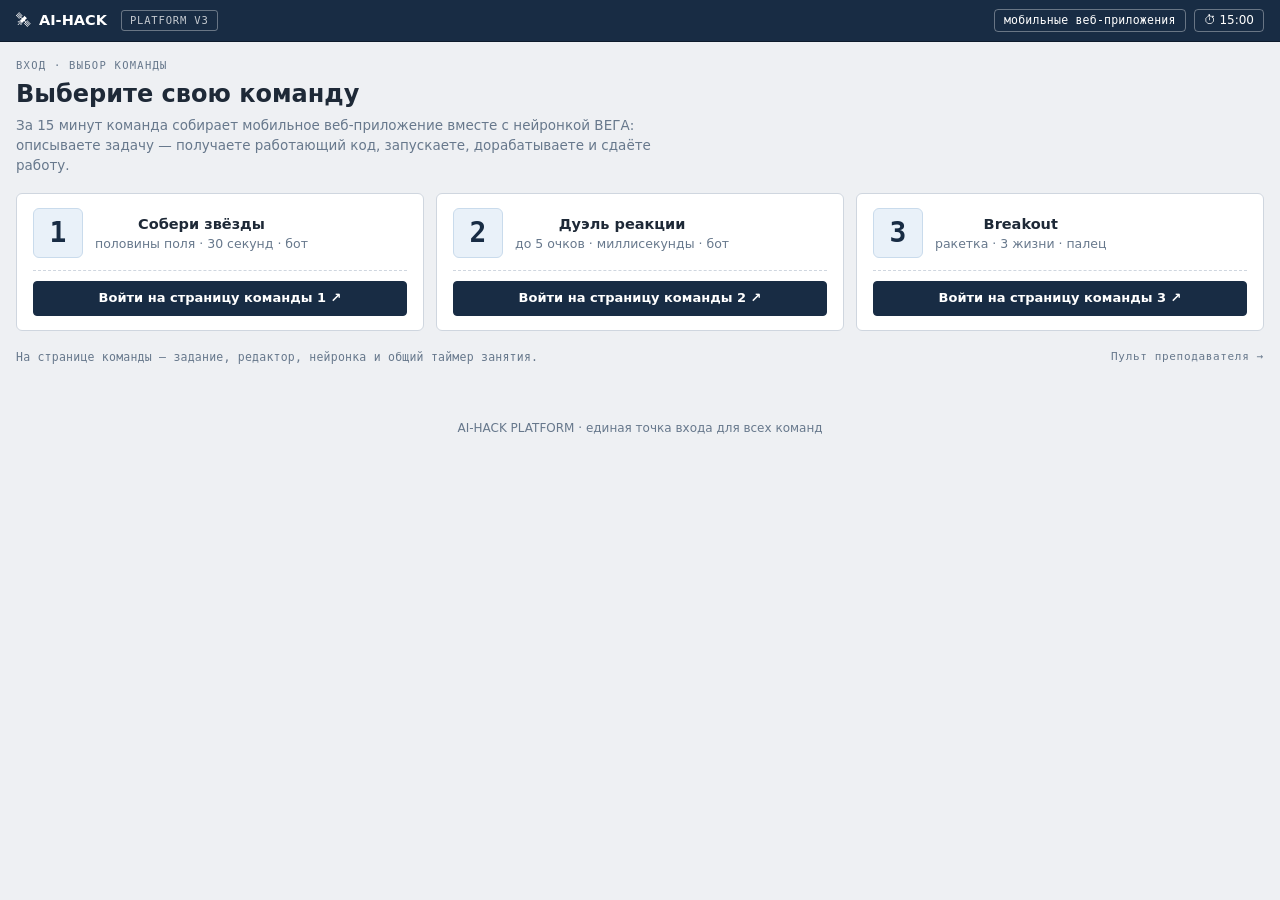
<file: index.html>
<!DOCTYPE html>
<html lang="ru">
<head>
<meta charset="UTF-8">
<meta name="viewport" content="width=device-width, initial-scale=1">
<title>AI-Hack · Вход на площадку</title>
<link rel="stylesheet" href="style.css?v=6">
</head>
<body>
<div class="bg"></div>
<header class="top">
  <div class="logo">🛰 <b>AI-HACK</b> <span class="badge top-badge">PLATFORM v3</span></div>
  <div class="top-right">
    <span class="chip mono-line">мобильные веб-приложения</span>
    <span class="chip">⏱ 15:00</span>
  </div>
</header>

<div class="wrap">
  <div class="mono-tag">ВХОД · ВЫБОР КОМАНДЫ</div>
  <h1 class="pick-title">Выберите свою команду</h1>
  <p class="lead">За 15 минут команда собирает мобильное веб-приложение вместе с нейронкой ВЕГА: описываете задачу — получаете работающий код, запускаете, дорабатываете и сдаёте работу.</p>

  <div class="teams-grid pick-grid" id="pickGrid"></div>

  <div class="pick-foot">
    <span class="mono-line muted">На странице команды — задание, редактор, нейронка и общий таймер занятия.</span>
    <a class="pick-pult" href="teacher/">Пульт преподавателя →</a>
  </div>
</div>

<footer class="foot">AI-HACK PLATFORM · единая точка входа для всех команд</footer>

<script src="tasks.js?v=6"></script>
<script>
(function () {
  var TAGS = {
    1: "половины поля · 30 секунд · бот",
    2: "до 5 очков · миллисекунды · бот",
    3: "ракетка · 3 жизни · палец"
  };
  var g = document.getElementById("pickGrid");
  TASKS.forEach(function (t) {
    var d = document.createElement("div");
    d.className = "card team-card pick-card";
    d.innerHTML =
      '<div class="tc-top"><span class="tc-num">' + t.id + '</span>' +
      '<div><b class="tc-title">' + t.title + '</b><div class="muted">' + (TAGS[t.id] || "") + '</div></div></div>' +
      '<div class="pick-cta"><a class="btn" href="' + t.id + '/" >Войти на страницу команды ' + t.id + ' ↗</a></div>';
    g.appendChild(d);
  });
})();
</script>
</body>
</html>
</file>
<file: style.css>
/* ============ AI-Hack — прагматичная тема: плоско, плотно, по делу ============ */
:root{
  color-scheme:light;
  --bg:#eef0f3;            /* фон: сплошной серый, без декора */
  --panel:#ffffff;         /* карточки: чисто белые */
  --line:#cfd6df;          /* рамки: одна сплошная 1px */
  --line-soft:#e2e7ed;
  --ink:#1e2937;
  --ink-soft:#44546a;
  --muted:#67788c;
  --navy:#182c44;          /* тёмный: шапка, основные кнопки */
  --navy-2:#22405f;
  --blue:#2563a8;
  --blue-soft:#e9f1f9;
  --green:#1f7a4d;
  --amber:#9a6210;
  --amber-soft:#fbf3e2;
  --red:#b03030;
  --red-soft:#fbe9e9;
  --ok:var(--green); --warn:var(--amber); --bad:var(--red);
  --r:6px;
  --shadow-lg:0 4px 16px rgba(15,23,32,.18);  /* только для модальных оверлеев */
  --font:"Segoe UI",system-ui,-apple-system,Roboto,"Helvetica Neue",Arial,sans-serif;
  --mono:ui-monospace,"Cascadia Code",Consolas,"JetBrains Mono",monospace;
}
*{box-sizing:border-box}
body{
  margin:0; min-height:100vh; color:var(--ink);
  font-family:var(--font); font-size:13.5px; line-height:1.45;
  background:var(--bg); -webkit-font-smoothing:antialiased;
}
::selection{background:#2563a833}
.bg{display:none} /* без фоновых декораций */
.wrap{max-width:1280px; margin:0 auto; padding:16px 16px 36px}

/* ===== шапка: сплошной тёмный, плотно ===== */
.top{display:flex; justify-content:space-between; align-items:center; gap:10px; flex-wrap:wrap;
  padding:9px 16px; position:sticky; top:0; z-index:5;
  background:var(--navy); color:#fff; border-bottom:1px solid #0d1b2c}
.logo{font-size:14.5px; display:flex; align-items:center; gap:8px}
.top .muted{color:rgba(255,255,255,.6)}
h1{font-size:clamp(21px,3vw,28px); line-height:1.2; margin:16px 0 8px; letter-spacing:0}
h2{margin:0 0 5px}
h3{margin:0 0 8px; font-size:14.5px}
.grad{color:var(--blue)} /* без градиентного текста — сплошной акцент */
.lead{color:var(--muted); font-size:13.5px; max-width:640px; margin:0 0 14px}
.card{background:var(--panel); border:1px solid var(--line); border-radius:var(--r); padding:14px 16px}

.chip{display:inline-flex; align-items:center; gap:5px; background:#fff; border:1px solid var(--line);
  color:var(--ink-soft); padding:2px 9px; border-radius:4px; font-size:12px; white-space:nowrap}
.top .chip{background:transparent; border-color:rgba(255,255,255,.35); color:#fff}

/* ===== кнопки: плоские, чёткая иерархия ===== */
.btn{display:inline-flex; align-items:center; justify-content:center; gap:6px;
  background:var(--navy); color:#fff; border:1px solid var(--navy);
  font-weight:600; font-size:13px; padding:7px 13px; border-radius:4px; cursor:pointer;
  text-decoration:none; white-space:nowrap; font-family:inherit; transition:background .1s, border-color .1s}
.btn:hover:not(:disabled){background:var(--navy-2); border-color:var(--navy-2)}
.btn:active:not(:disabled){background:#0f2033}
.btn:disabled{opacity:.5; cursor:wait}
.btn.ghost{background:#fff; border-color:var(--line); color:var(--ink-soft)}
.btn.ghost:hover:not(:disabled){background:#f2f5f8; border-color:#aeb9c7; color:var(--ink)}
.top .btn.ghost{background:transparent; border-color:rgba(255,255,255,.4); color:#fff}
.top .btn.ghost:hover{background:rgba(255,255,255,.12)}
.btn.sm{padding:5px 10px; font-size:12.5px}
.btn.big{width:100%; padding:11px; font-size:14px; margin-top:10px}
.btn.danger{background:var(--red); border-color:var(--red)}
.btn.danger:hover:not(:disabled){background:#c23b3b}

label{display:block; margin:10px 0 4px; color:var(--muted); font-size:12.5px}
input[type=text],input:not([type]),textarea,select{font-family:inherit; font-size:13.5px; color:var(--ink);
  background:#fff; border:1px solid var(--line); border-radius:4px; padding:8px 11px; width:100%}
input:focus,textarea:focus,select:focus{outline:2px solid rgba(37,99,168,.4); outline-offset:0; border-color:var(--blue)}
.muted{color:var(--muted); font-size:12.5px}
.err{color:var(--bad); min-height:16px; margin-top:8px; font-size:12.5px}
.foot{color:var(--muted); text-align:center; padding:18px 12px; font-size:12px}
.actions{display:flex; gap:8px; flex-wrap:wrap; margin-top:10px}
.center{text-align:center}
.big-emoji{font-size:42px}
code{background:#f1f4f7; border:1px solid var(--line); border-radius:3px; padding:1px 5px; font-size:12px; word-break:break-all}

/* ===== выбор группы: компактно ===== */
.group-grid{display:grid; grid-template-columns:repeat(3,1fr); gap:10px; max-width:480px; margin:18px 0}
.group-btn{font-size:22px; font-weight:800; padding:14px 0; border-radius:var(--r); border:1px solid var(--line);
  background:#fff; color:var(--ink); cursor:pointer; transition:background .1s, border-color .1s; font-family:inherit}
.group-btn small{display:block; font-size:12px; font-weight:400; color:var(--muted); margin-top:3px}
.group-btn:hover{border-color:var(--navy); background:#f2f6fa}
.group-btn:active{background:#e7eef5}

/* ===== шапка задания ===== */
.task-head{display:flex; gap:12px; align-items:flex-start; flex-wrap:wrap; margin-bottom:12px}
.task-emoji{font-size:38px; line-height:1}
.must-mini{display:inline-flex; flex-wrap:wrap; gap:6px; margin-top:6px}
.must-mini span{background:var(--blue-soft); border:1px solid #c9dbec; color:var(--blue);
  border-radius:3px; padding:1px 8px; font-size:11.5px}
details.req{margin-top:8px; border:1px solid var(--line); border-radius:4px; padding:6px 10px;
  color:var(--muted); font-size:12.5px; background:#f7f9fb}
details.req ul{margin:6px 0; padding-left:18px; line-height:1.6; color:var(--ink); font-size:12.5px}

/* ===== две панели ===== */
.panes{display:grid; grid-template-columns:1.05fr .95fr; gap:12px; align-items:stretch}
@media (max-width:1000px){ .panes{grid-template-columns:1fr} }
.pane{display:flex; flex-direction:column; min-height:480px}
.pane-head{display:flex; justify-content:space-between; align-items:center; gap:8px; flex-wrap:wrap; margin-bottom:8px}
.pane-title{font-weight:700; font-size:11.5px; color:var(--muted); letter-spacing:.06em; text-transform:uppercase}

/* редактор: тёмная IDE — как в рабочих инструментах */
.ed-tabs{display:flex; gap:4px; margin-bottom:6px}
.ed-tab{background:#fff; border:1px solid var(--line); color:var(--muted); padding:5px 13px;
  border-radius:4px 4px 0 0; cursor:pointer; font-family:var(--mono); font-size:12px; transition:.1s}
.ed-tab:hover{color:var(--ink); border-color:#aeb9c7}
.ed-tab.on{background:var(--navy); color:#fff; border-color:var(--navy)}
.editor{flex:1; width:100%; min-height:340px; background:#101a29; color:#d7e1ee; border:1px solid #2c405c;
  border-radius:0 4px 4px 4px; padding:12px; font-family:var(--mono); font-size:12.5px; line-height:1.5;
  resize:vertical; white-space:pre; overflow:auto}
.editor::placeholder{color:#6d7f95}
.editor:focus{outline:2px solid rgba(37,99,168,.55); outline-offset:0}

/* чат: плотно, без теней */
.chat{flex:1; display:flex; flex-direction:column; background:#f7f9fb; border:1px solid var(--line); border-radius:6px; overflow:hidden}
.chat-msgs{flex:1; overflow-y:auto; padding:10px; display:flex; flex-direction:column; gap:8px; min-height:280px; max-height:480px}
.msg{max-width:90%; padding:7px 11px; border-radius:6px; font-size:13px; line-height:1.5; white-space:pre-wrap; word-break:break-word}
.msg.user{align-self:flex-end; background:var(--navy); color:#fff; border-bottom-right-radius:2px}
.msg.bot{align-self:flex-start; background:#fff; border:1px solid var(--line); border-bottom-left-radius:2px; color:var(--ink)}
.msg .code-note{display:block; margin-top:6px; font-size:12px; color:var(--muted)}
.msg .msg-btns{display:flex; gap:6px; flex-wrap:wrap; margin-top:8px}
.reveal-prompt{background:var(--blue-soft); border:1px solid #b9d2ea; border-radius:4px;
  padding:8px 10px; margin-top:6px; font-size:12.5px; color:var(--navy-2); white-space:pre-wrap}
.teacher-note{margin-top:8px; padding:6px 10px; border-left:3px solid var(--amber); background:var(--amber-soft);
  border-radius:0 4px 4px 0; font-size:12.5px; color:#7c4d0a}
.chat-in{display:flex; gap:6px; padding:8px; border-top:1px solid var(--line); background:#fff}
.typing{color:var(--muted); font-size:12px; padding:0 10px 6px; font-style:italic}

/* ===== сдача / QR ===== */
.done-box{max-width:460px; margin:20px auto; text-align:center}
.qr-wrap{background:#fff; padding:10px; border:1px solid var(--line); border-radius:var(--r);
  display:inline-block; margin:12px 0}
.qr-wrap img,.qr-wrap canvas{display:block; max-width:220px; height:auto}
.qr-big .qr-wrap img,.qr-big .qr-wrap canvas{max-width:300px}

/* ===== панель препода ===== */
.tv-grid{display:grid; grid-template-columns:repeat(auto-fit,minmax(300px,1fr)); gap:12px; margin-top:14px}
.team-card{text-align:center}
.team-card h3{font-size:17px}
.status-wait{color:var(--muted)}
.status-ok{color:var(--ok); font-weight:700}
.qr-box{background:#fff; padding:10px; border:1px solid var(--line); border-radius:var(--r);
  display:inline-block; margin:8px 0}
.qr-box img,.qr-box canvas{display:block; max-width:200px; height:auto}
.demo-note{background:var(--amber-soft); border:1px solid #ecd9b4; border-radius:4px;
  padding:9px 12px; font-size:13px; color:#7c4d0a; margin-bottom:10px}
table.sched{width:100%; border-collapse:collapse; font-size:13px; margin-top:8px}
table.sched td,table.sched th{border:1px solid var(--line); padding:7px 10px; text-align:left; vertical-align:top}
table.sched th{background:#f1f4f7; color:var(--muted); font-size:11.5px; text-transform:uppercase; letter-spacing:.03em}

/* toast: плоский, без анимаций-звонких */
#toast{position:fixed; bottom:16px; left:50%; transform:translateX(-50%); background:var(--navy); color:#fff;
  padding:8px 16px; border-radius:4px; font-size:13px; opacity:0; transition:opacity .2s; z-index:50; pointer-events:none}
#toast.show{opacity:1}

/* скроллбары: тонкие */
::-webkit-scrollbar{width:9px; height:9px}
::-webkit-scrollbar-track{background:transparent}
::-webkit-scrollbar-thumb{background:#b9c3cf; border-radius:4px; border:2px solid var(--bg)}
::-webkit-scrollbar-thumb:hover{background:#9fabb9}

/* ============ Платформенные элементы (v3) ============ */
.mono-line{font-family:var(--mono);font-size:11.5px;letter-spacing:.02em}
.mono-tag{font-family:var(--mono);font-size:10.5px;letter-spacing:.12em;color:var(--muted);text-transform:uppercase;margin-bottom:6px}
.badge{display:inline-flex;align-items:center;gap:5px;font-family:var(--mono);font-size:10.5px;letter-spacing:.08em;text-transform:uppercase;
  border:1px solid var(--line);background:#fff;color:var(--muted);padding:2px 8px;border-radius:3px;white-space:nowrap}
.badge.top-badge{border-color:rgba(255,255,255,.35);background:transparent;color:rgba(255,255,255,.75);margin-left:6px}
.top-right{display:flex;align-items:center;gap:8px;flex-wrap:wrap}

/* секции */
.sec{margin-top:26px}
.sec-head{display:flex;align-items:baseline;gap:10px;border-bottom:1px solid var(--line);padding-bottom:8px;margin-bottom:12px;flex-wrap:wrap}
.sec-num{font-family:var(--mono);font-size:12px;color:var(--blue);font-weight:700}
.sec-title{font-size:13px;font-weight:700;text-transform:uppercase;letter-spacing:.08em;margin:0;color:var(--ink)}
.sec-sub{font-size:12px;color:var(--muted);margin-left:auto}

/* баннер задания (страница команды) */
.task-band{display:flex;gap:18px;flex-wrap:wrap;align-items:flex-start;margin-bottom:12px}
.tb-left{flex:1;min-width:260px}
.tb-right{flex:1;min-width:280px}
.tb-title{font-size:22px;margin:4px 0 6px;line-height:1.2}
.tb-desc{margin:0;line-height:1.5}

/* карточки команд (пульт) */
.teams-grid{display:grid;grid-template-columns:repeat(auto-fit,minmax(300px,1fr));gap:12px}
.team-card{display:flex;flex-direction:column;gap:10px}
.tc-top{display:flex;gap:12px;align-items:center}
.tc-num{font-family:var(--mono);font-size:28px;font-weight:800;color:var(--navy);background:var(--blue-soft);
  border:1px solid #c9dbec;width:50px;height:50px;display:flex;align-items:center;justify-content:center;border-radius:6px;flex:none}
.tc-title{font-size:14.5px;display:block}
.tc-row{display:flex;gap:14px;align-items:flex-start}
.qr-small img,.qr-small canvas{display:block;width:92px;height:92px;border:1px solid var(--line);border-radius:4px;padding:4px;background:#fff;flex:none}
.tc-links{flex:1;display:flex;flex-direction:column;gap:8px;align-items:flex-start}
.tc-url{font-size:11px}
.tc-status{border-top:1px dashed var(--line);padding-top:8px;font-size:12.5px}

/* работы: ожидание QR */
.works-grid{display:grid;grid-template-columns:repeat(auto-fit,minmax(240px,1fr));gap:12px;margin-bottom:12px}
.work-card{text-align:center;display:flex;flex-direction:column;align-items:center;gap:8px}
.work-wait{border:1px dashed var(--line);border-radius:6px;padding:26px 10px;color:var(--muted);
  font-family:var(--mono);font-size:11px;letter-spacing:.1em;width:100%}
.qr-slot img,.qr-slot canvas{display:block;margin:0 auto;max-width:190px;border:1px solid var(--line);border-radius:4px;padding:6px;background:#fff}

/* карточка старта */
.start-card{display:flex;gap:18px;flex-wrap:wrap;align-items:center;justify-content:space-between}
.start-left{flex:1;min-width:280px}
.start-right{display:flex;flex-direction:column;gap:8px;align-items:stretch;min-width:280px}
.start-right .btn.big{margin-top:0}
.start-timer{font-size:16px;color:var(--navy);text-align:center;min-height:20px}

/* подписи говорящих (демо-стенд) */
.msg-label{display:block;font-family:var(--mono);font-size:9.5px;letter-spacing:.1em;color:var(--muted);margin-bottom:4px;text-transform:uppercase}
.msg.teacher{background:var(--amber-soft);border:1px solid #ecd9b4;color:#5c3d0d}
.msg.teacher .msg-label{color:var(--amber)}

/* финальный режим (страница команды) */
.final-banner{background:var(--amber-soft);border:1px solid #d8b25a;color:#6d4a05;font-weight:600;font-size:13px;
  padding:10px 14px;border-radius:6px;margin-bottom:12px;text-align:center;letter-spacing:.02em}
body.final-mode .top{border-bottom:3px solid var(--amber)}


/* ============ Входная страница (выбор команды) ============ */
.pick-title{font-size:24px;margin:6px 0 8px;line-height:1.2}
.pick-grid{margin-top:18px}
.pick-card{gap:12px}
.pick-cta{border-top:1px dashed var(--line);padding-top:10px}
.pick-cta .btn{width:100%}
.pick-foot{display:flex;justify-content:space-between;align-items:center;gap:12px;margin-top:18px;flex-wrap:wrap}
.pick-pult{font-family:var(--mono);font-size:11px;letter-spacing:.06em;color:var(--muted);text-decoration:none}
.pick-pult:hover{color:var(--ink)}

/* ============ Единая ссылка (пульт) ============ */
.root-link{display:flex;gap:16px;align-items:center;margin-bottom:12px;flex-wrap:wrap}
.rl-qr img,.rl-qr canvas{display:block;border:1px solid var(--line);border-radius:4px;padding:5px;background:#fff}
.rl-body{flex:1;min-width:260px}
.rl-url{font-size:13px;color:var(--navy);margin:4px 0 6px;word-break:break-all}

/* ============ План занятия (пульт) ============ */
.plan-cols{display:grid;grid-template-columns:1fr 1fr;gap:18px}
@media (max-width:900px){.plan-cols{grid-template-columns:1fr}}
.plan-list{margin:8px 0 0;padding-left:18px;line-height:1.65;font-size:13px}
.plan-list li{margin-bottom:8px}
.plan-list b{color:var(--navy)}
</file>
